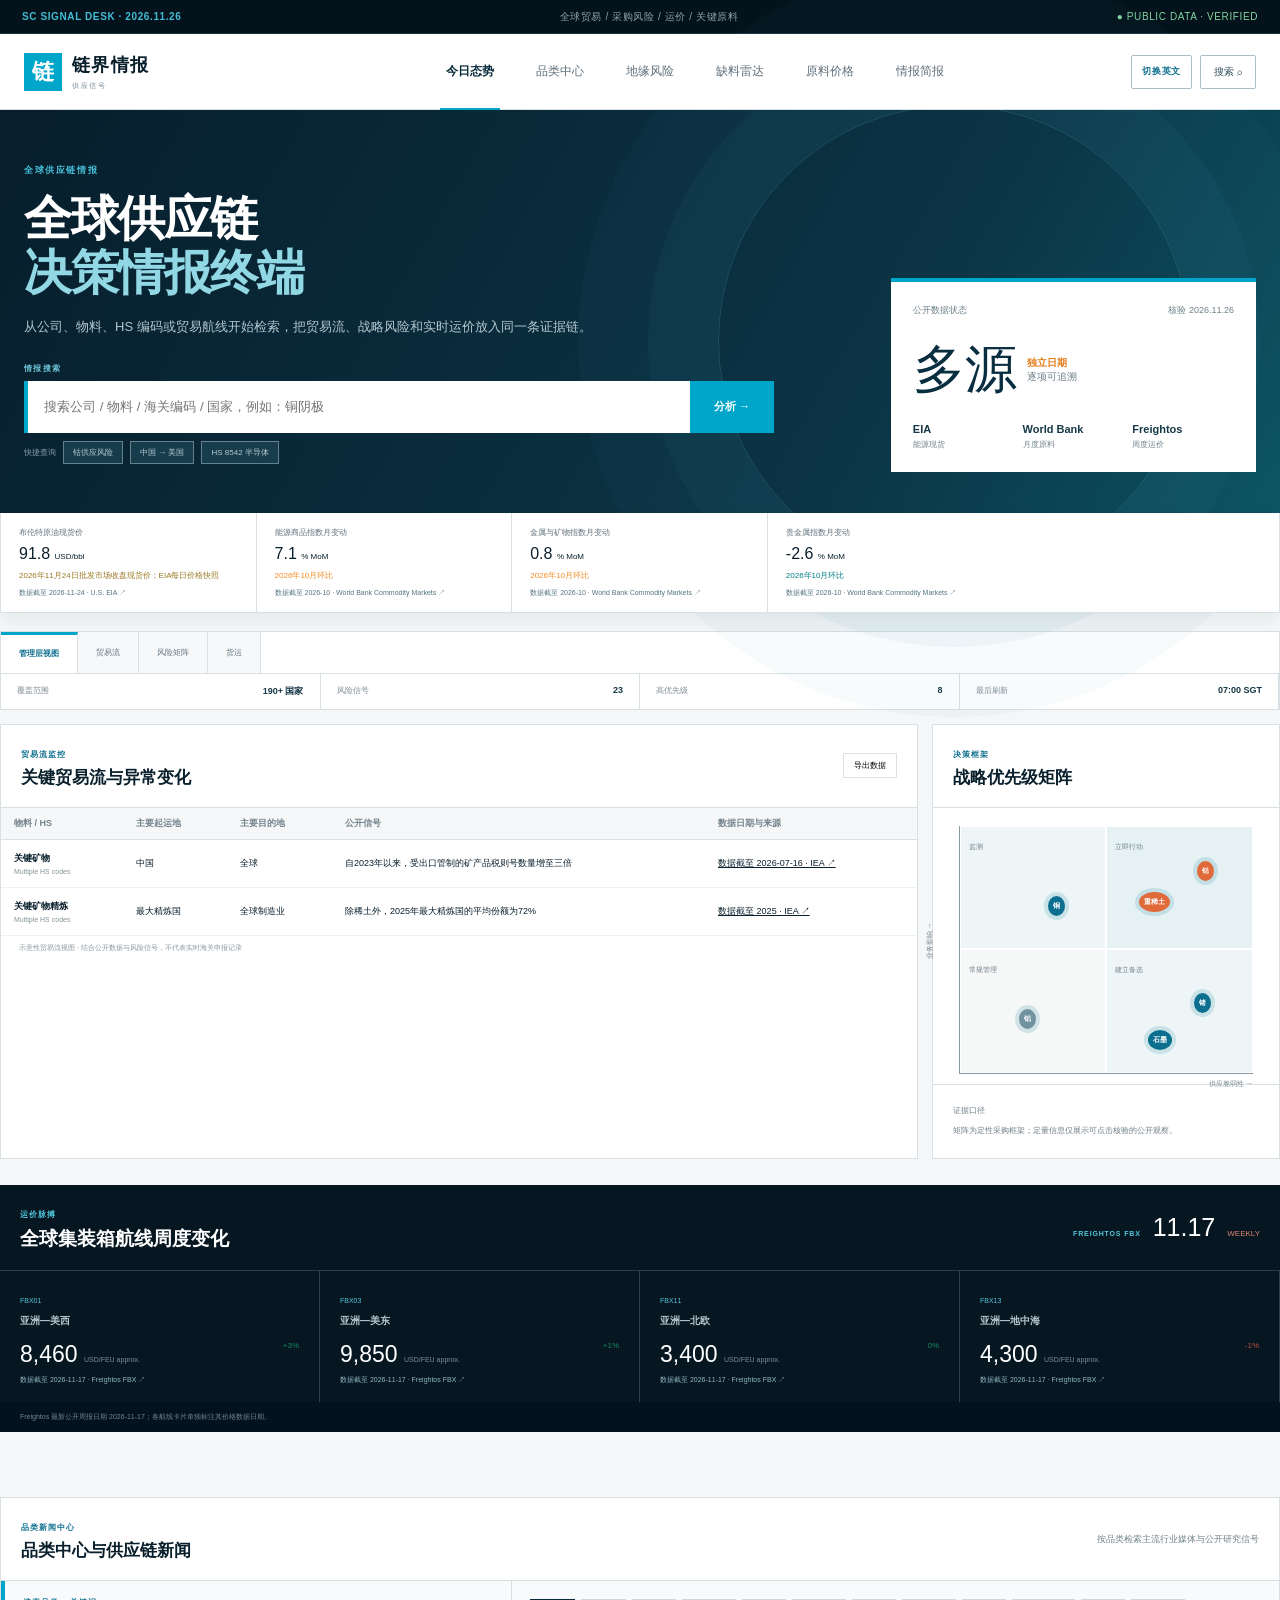
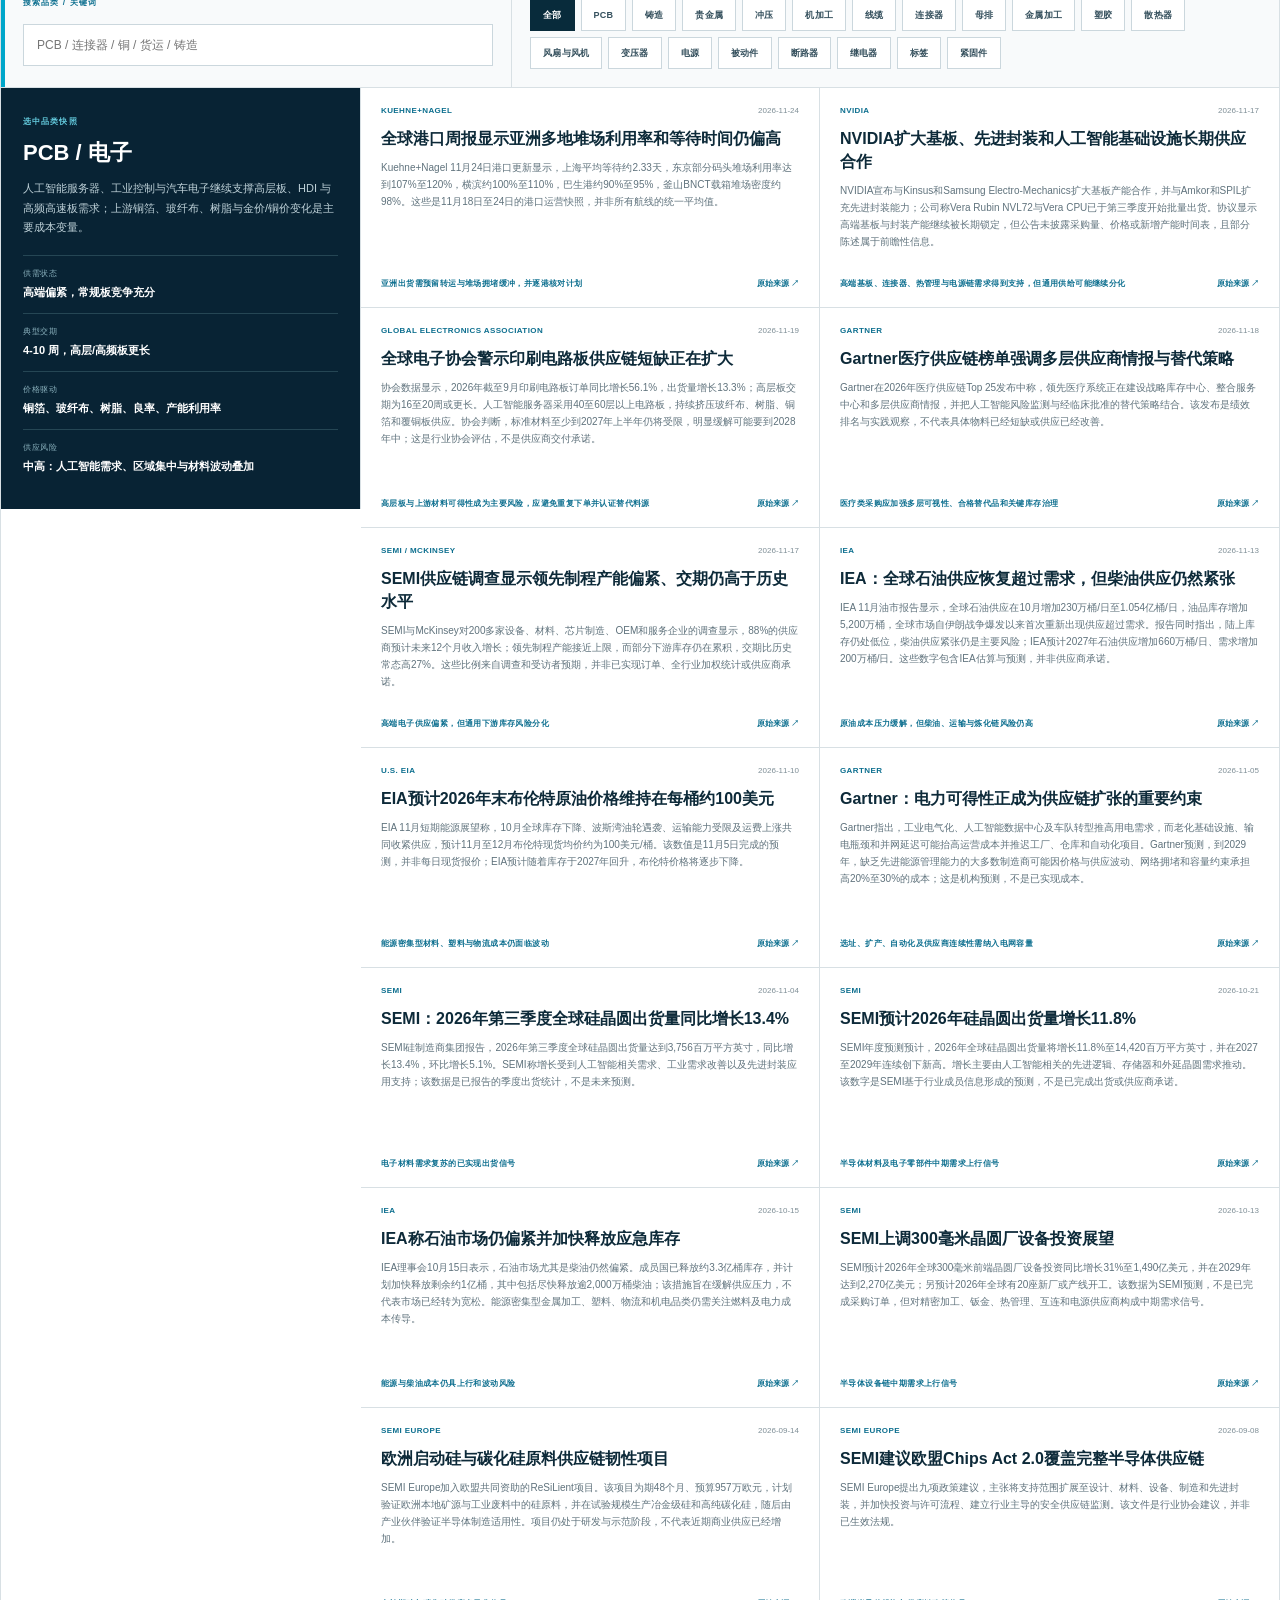
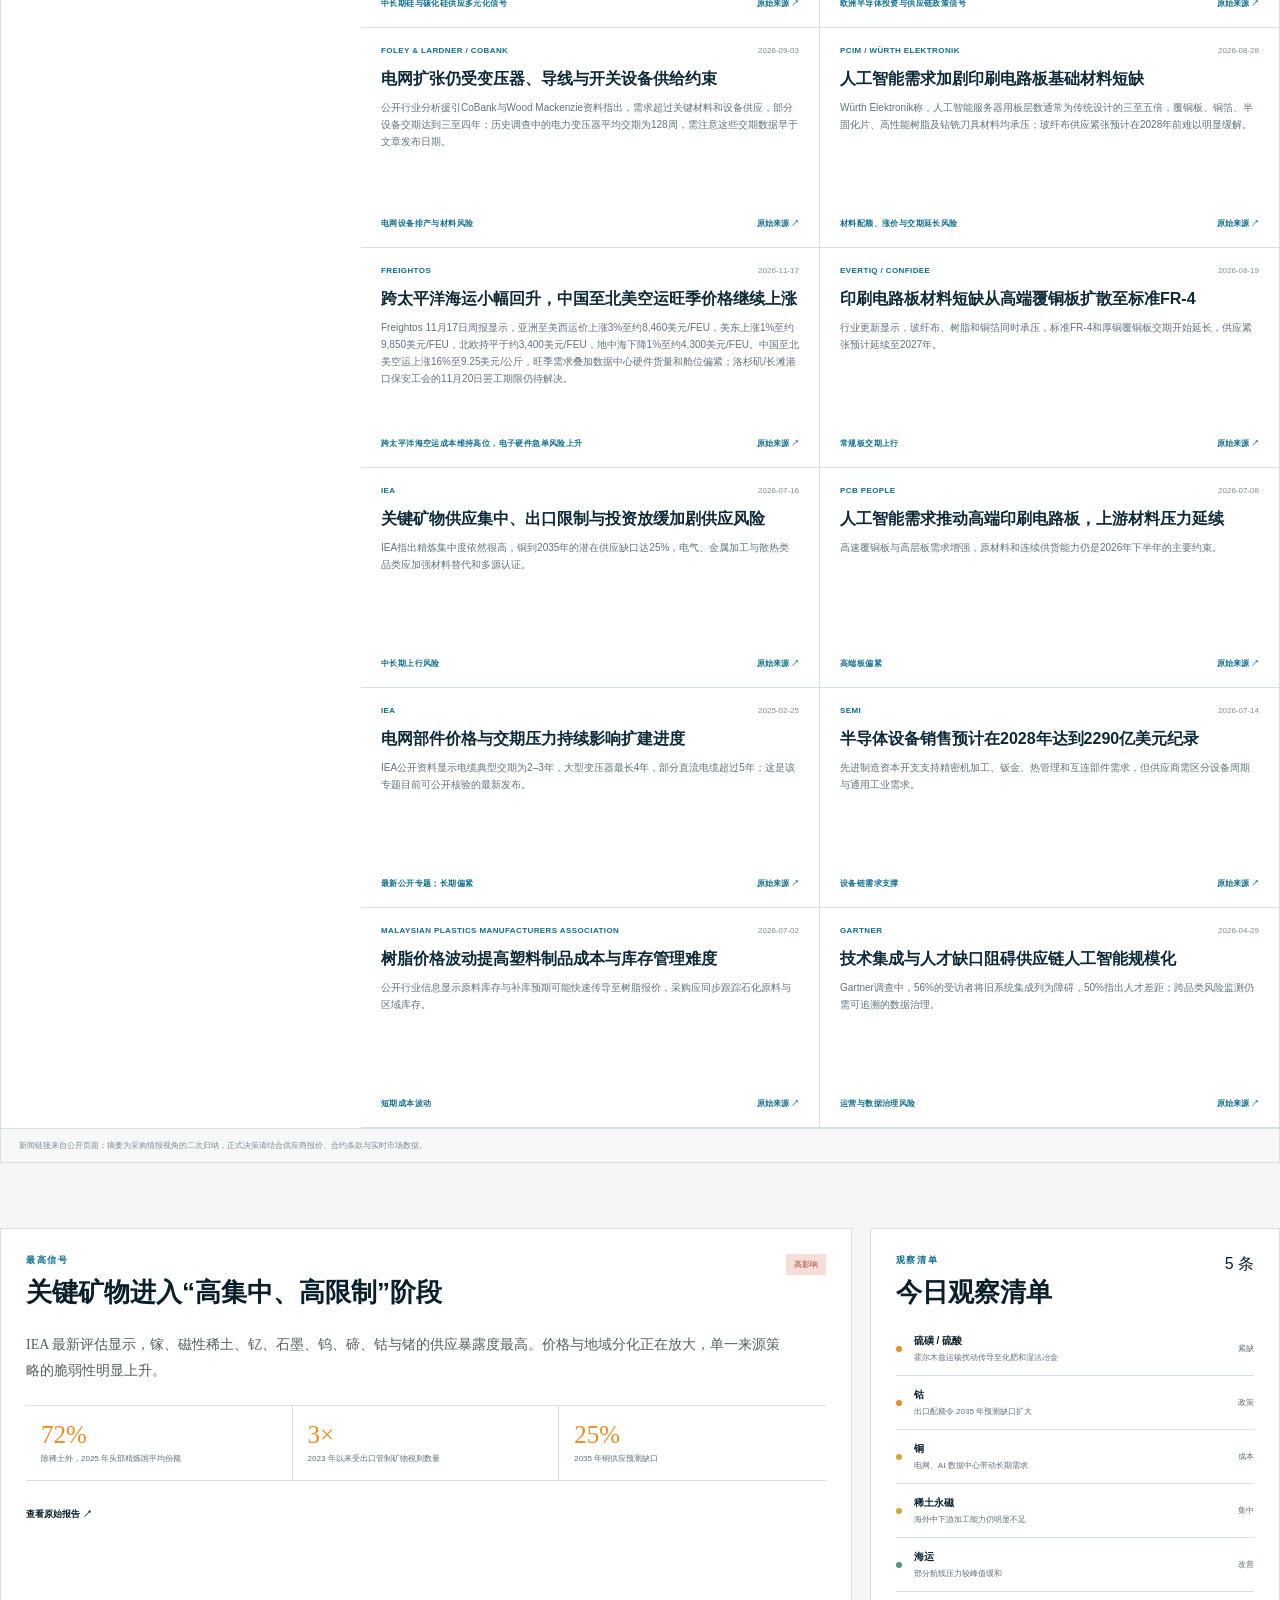
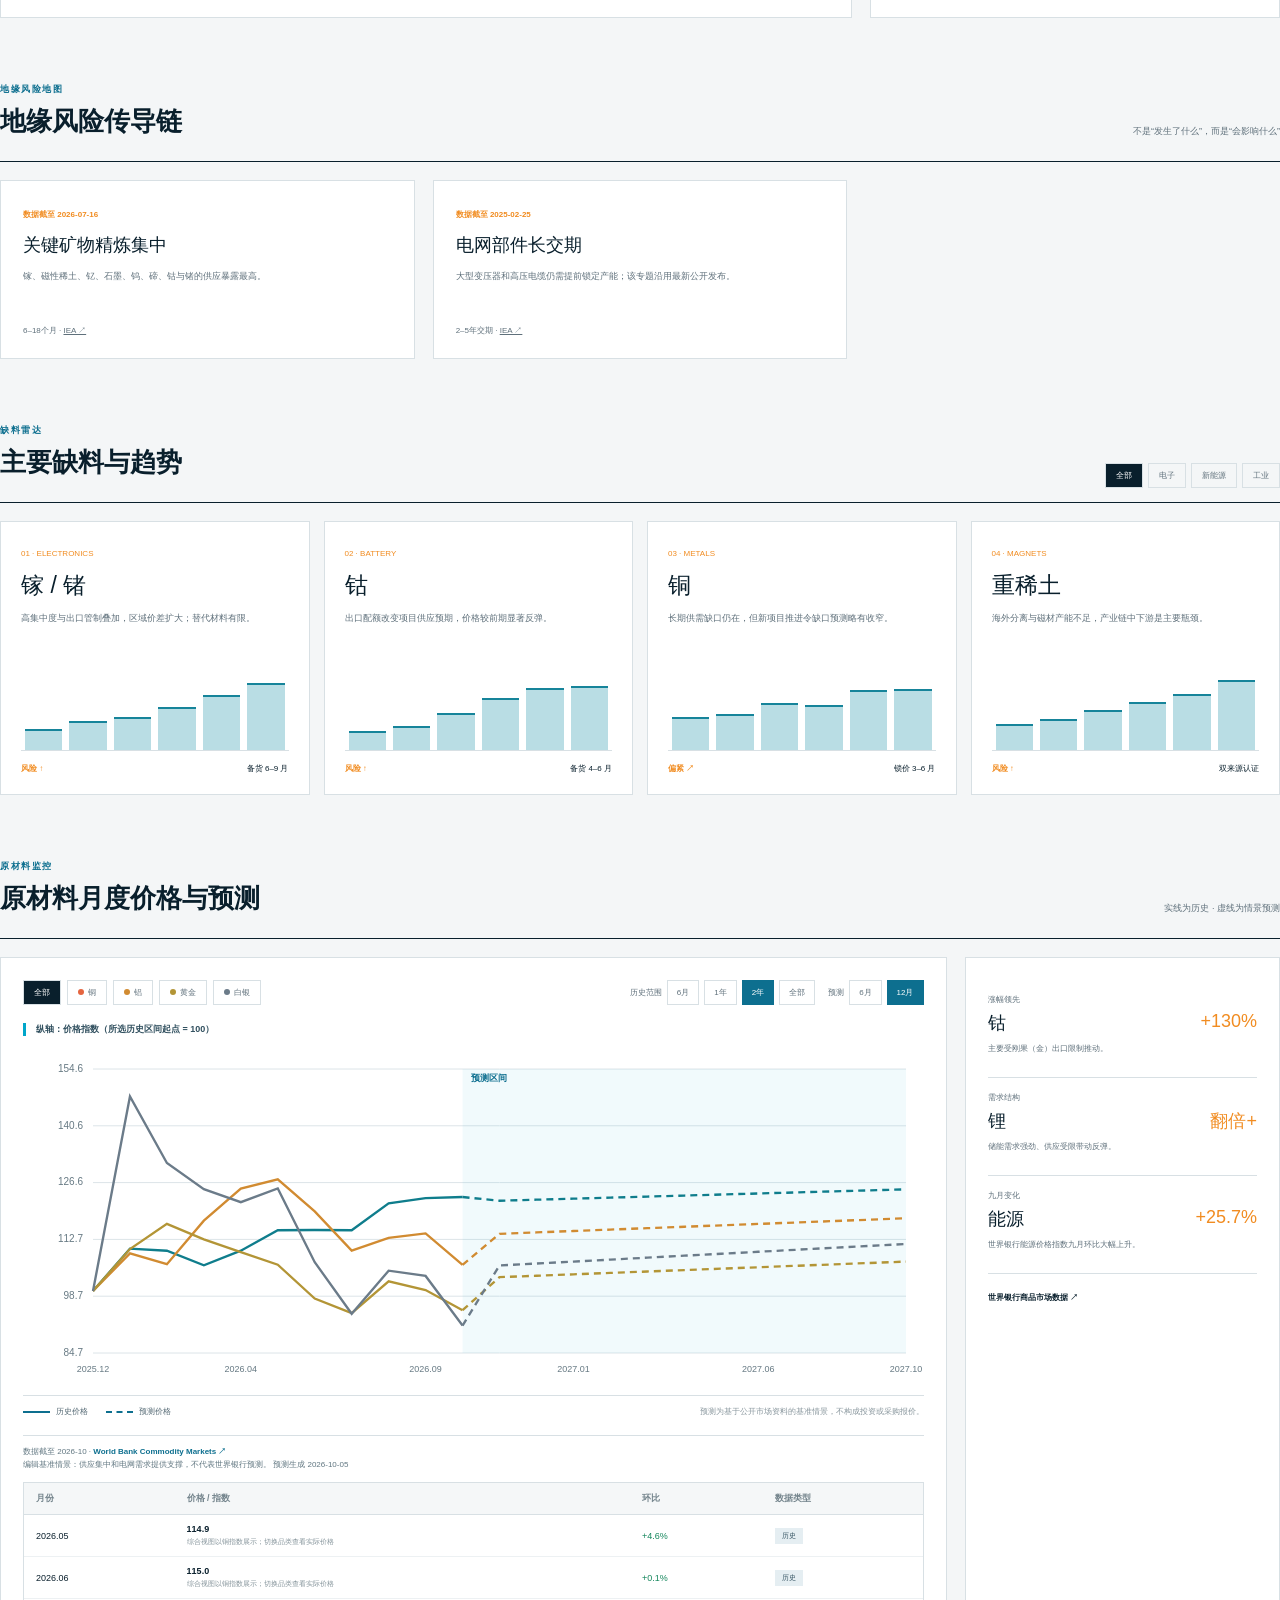
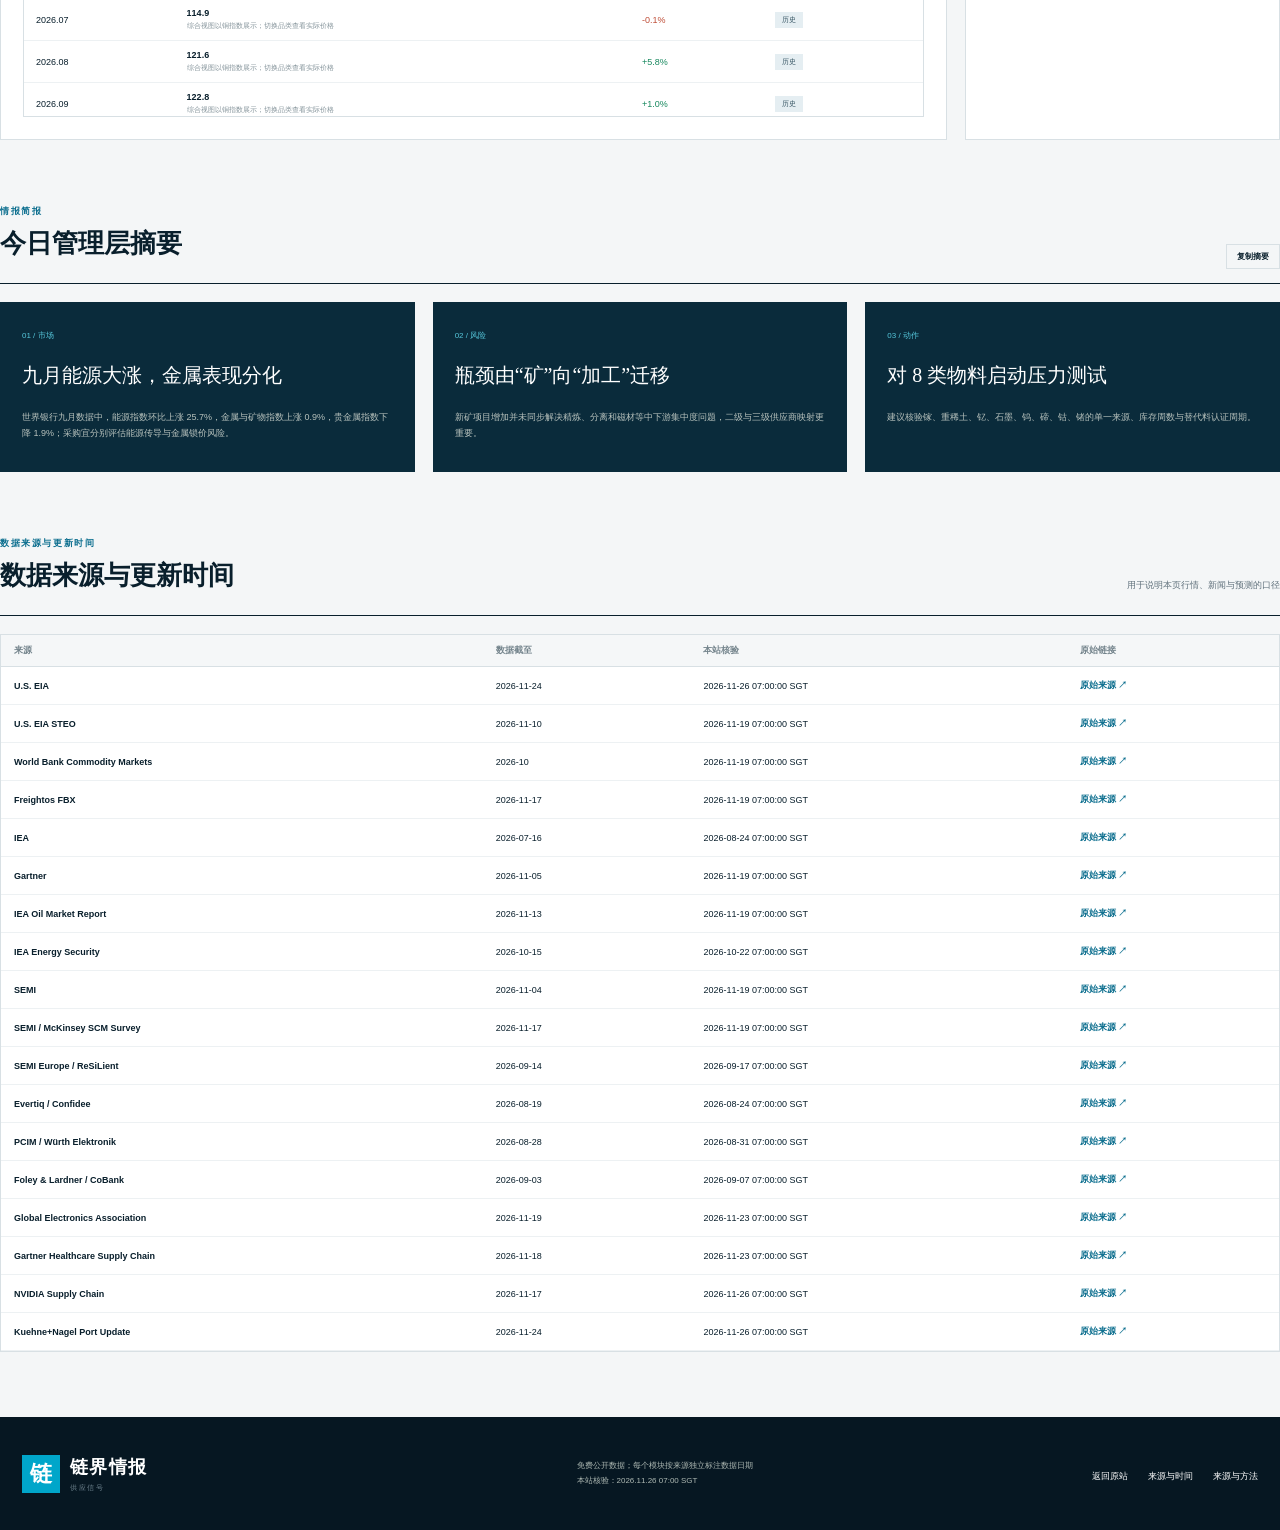
<file: supply-chain/index.html>
<!doctype html>
<html lang="zh-CN">
<head>
  <meta charset="utf-8">
  <meta name="viewport" content="width=device-width,initial-scale=1">
  <meta name="description" content="供应链市场、地缘政治、缺料风险与原材料价格情报看板">
  <meta property="og:title" content="链界情报｜全球供应链风险雷达">
  <meta property="og:description" content="在断点发生前，看见风险的方向。">
  <meta property="og:image" content="./og-v2.png">
  <meta name="twitter:card" content="summary_large_image">
  <title>链界情报｜全球供应链风险雷达</title>
  <link rel="stylesheet" href="./styles.css?v=20261126-1">
</head>
<body>
  <div class="topline"><span>SC SIGNAL DESK · 2026.11.26</span><p>全球贸易 / 采购风险 / 运价 / 关键原料</p><div class="live">● PUBLIC DATA · VERIFIED</div></div>
  <header>
    <a class="brand" href="#"><span class="brandmark">链</span><span><b>链界情报</b><small>SUPPLY SIGNALS</small></span></a>
    <nav aria-label="主导航">
      <button class="active" data-target="overview">今日态势</button><button data-target="categories">品类中心</button><button data-target="geopolitics">地缘风险</button><button data-target="shortage">缺料雷达</button><button data-target="materials">原料价格</button><button data-target="briefing">情报简报</button>
    </nav>
    <div class="header-actions"><button class="lang-toggle" type="button" data-lang-toggle aria-label="Switch language">EN</button><button class="search-open" aria-label="搜索">搜索 ⌕</button></div>
  </header>

  <main>
    <section class="hero" id="overview">
      <div>
        <p class="eyebrow">GLOBAL SUPPLY CHAIN INTELLIGENCE</p>
        <h1>全球供应链<br><em>决策情报终端</em></h1>
        <p class="lede">从公司、物料、HS 编码或贸易航线开始检索，把贸易流、战略风险和实时运价放入同一条证据链。</p>
        <div class="command-search"><label for="global-search">INTELLIGENCE SEARCH</label><div><input id="global-search" placeholder="搜索公司 / 物料 / HS 编码 / 国家，例如：Copper Cathodes"><button>分析 →</button></div><p><span>快捷查询</span><button>钴供应风险</button><button>中国 → 美国</button><button>HS 8542 半导体</button></p></div>
      </div>
      <div class="pulse-card">
        <div class="pulse-head"><span>公开数据状态</span><time>核验 2026.11.26</time></div>
        <div class="score"><strong>多源</strong><span><b>独立日期</b><br>逐项可追溯</span></div>
        <div class="pulse-factors"><span><b>EIA</b> 能源现货</span><span><b>World Bank</b> 月度原料</span><span><b>Freightos</b> 周度运价</span></div>
      </div>
    </section>

    <section class="ticker" id="marketTicker" aria-label="关键行情"></section>

    <section class="terminal-strip">
      <div class="terminal-tabs"><button class="active">EXECUTIVE VIEW</button><button>TRADE FLOWS</button><button>RISK MATRIX</button><button>FREIGHT</button></div>
      <div class="terminal-meta"><span>覆盖范围 <b>190+ 国家</b></span><span>风险信号 <b>23</b></span><span>高优先级 <b>8</b></span><span>最后刷新 <b>07:00 SGT</b></span></div>
    </section>

    <section class="intel-workbench">
      <article class="trade-panel">
        <div class="panel-heading"><div><span>TRADE FLOW MONITOR</span><h2>关键贸易流与异常变化</h2></div><button>导出数据</button></div>
        <div class="table-wrap"><table>
          <thead><tr><th>物料 / HS</th><th>主要起运地</th><th>主要目的地</th><th colspan="3">公开信号</th><th>数据日期与来源</th></tr></thead>
          <tbody id="tradeSignalRows"></tbody>
        </table></div>
        <p class="data-note">示意性贸易流视图 · 结合公开数据与风险信号，不代表实时海关申报记录</p>
      </article>
      <aside class="decision-panel">
        <div class="panel-heading"><div><span>DECISION FRAMEWORK</span><h2>战略优先级矩阵</h2></div></div>
        <div class="matrix">
          <span class="axis y">业务影响 →</span><span class="axis x">供应脆弱性 →</span>
          <div class="quadrant q1"><small>监测</small><b class="dot d1">铜</b></div>
          <div class="quadrant q2"><small>立即行动</small><b class="dot d2">钴</b><b class="dot d3">重稀土</b></div>
          <div class="quadrant q3"><small>常规管理</small><b class="dot d4">铝</b></div>
          <div class="quadrant q4"><small>建立备选</small><b class="dot d5">锗</b><b class="dot d6">石墨</b></div>
        </div>
        <div class="framework-score"><span>证据口径</span><p>矩阵为定性采购框架；定量信息仅展示可点击核验的公开观察。</p></div>
      </aside>
    </section>

    <section class="freight-deck">
      <div class="panel-heading light"><div><span>FREIGHT RATE PULSE</span><h2>全球集装箱航线周度变化</h2></div><div class="index-big"><span>FREIGHTOS FBX</span><b>11.17</b><em>WEEKLY</em></div></div>
      <div class="route-grid" id="freightLaneGrid"></div>
      <p id="freightNote"></p>
    </section>

    <section class="category-center" id="categories">
      <div class="category-shell">
        <div class="panel-heading category-heading"><div><span>CATEGORY NEWS CENTER</span><h2>品类中心与供应链新闻</h2></div><p>按品类检索主流行业媒体与公开研究信号</p></div>
        <div class="category-tools">
          <div class="category-search"><label for="category-search">搜索品类 / 关键词</label><input id="category-search" placeholder="PCB / connector / copper / freight / casting"></div>
          <div class="category-chips" aria-label="品类筛选">
            <button class="active" data-category-filter="all">全部</button><button data-category-filter="pcb">PCB</button><button data-category-filter="casting">铸造</button><button data-category-filter="precious-metal">贵金属</button><button data-category-filter="stamping">冲压</button><button data-category-filter="machining">机加工</button><button data-category-filter="cable-wire">线缆</button><button data-category-filter="connectors">连接器</button><button data-category-filter="busbar">母排</button><button data-category-filter="metal-fab">金属加工</button><button data-category-filter="plastics">塑胶</button><button data-category-filter="heatsink">散热器</button><button data-category-filter="fans-blowers">风扇与风机</button><button data-category-filter="transformer">变压器</button><button data-category-filter="power-supply">电源</button><button data-category-filter="passive">被动件</button><button data-category-filter="circuit-breaker">断路器</button><button data-category-filter="relay">继电器</button><button data-category-filter="labels">标签</button><button data-category-filter="fasteners">紧固件</button>
          </div>
        </div>
        <div class="category-layout">
          <aside class="category-profile">
            <span>SELECTED SNAPSHOT</span>
            <h3 id="categoryName">PCB / Electronics</h3>
            <p id="categorySummary">AI 服务器、工业控制与汽车电子继续支撑高层板、HDI 与高频高速板需求；上游铜箔、玻纤布、树脂与金价/铜价变化是主要成本变量。</p>
            <dl>
              <div><dt>供需状态</dt><dd id="categoryBalance">高端偏紧，常规板竞争充分</dd></div>
              <div><dt>典型交期</dt><dd id="categoryLeadtime">4-10 周，高层/高频板更长</dd></div>
              <div><dt>价格驱动</dt><dd id="categoryDrivers">铜箔、玻纤布、树脂、良率、产能利用率</dd></div>
              <div><dt>供应风险</dt><dd id="categoryRisk">中高：AI 需求、区域集中与材料波动叠加</dd></div>
            </dl>
          </aside>
          <div class="news-board" id="newsBoard"></div>
        </div>
        <p class="category-note">新闻链接来自公开页面；摘要为采购情报视角的二次归纳，正式决策请结合供应商报价、合约条款与实时市场数据。</p>
      </div>
    </section>

    <section class="grid-main">
      <article class="card lead-story">
        <div class="section-head"><div><p class="eyebrow">TOP SIGNAL</p><h2>关键矿物进入“高集中、高限制”阶段</h2></div><span class="severity high">高影响</span></div>
        <p class="story-copy">IEA 最新评估显示，镓、磁性稀土、钇、石墨、钨、碲、钴与锗的供应暴露度最高。价格与地域分化正在放大，单一来源策略的脆弱性明显上升。</p>
        <div class="story-points"><p><b>72%</b><span>除稀土外，2025 年头部精炼国平均份额</span></p><p><b>3×</b><span>2023 年以来受出口管制矿物税则数量</span></p><p><b>25%</b><span>2035 年铜供应预测缺口</span></p></div>
        <a href="https://www.iea.org/reports/global-critical-minerals-outlook-2026/executive-summary" target="_blank" rel="noreferrer">查看原始报告 ↗</a>
      </article>
      <aside class="card watchlist">
        <div class="section-head"><div><p class="eyebrow">WATCHLIST</p><h2>今日观察清单</h2></div><span>5 条</span></div>
        <ul>
          <li><i class="red"></i><div><b>硫磺 / 硫酸</b><span>霍尔木兹运输扰动传导至化肥和湿法冶金</span></div><em>紧缺</em></li>
          <li><i class="red"></i><div><b>钴</b><span>出口配额令 2035 年预测缺口扩大</span></div><em>政策</em></li>
          <li><i class="amber"></i><div><b>铜</b><span>电网、AI 数据中心带动长期需求</span></div><em>成本</em></li>
          <li><i class="amber"></i><div><b>稀土永磁</b><span>海外中下游加工能力仍明显不足</span></div><em>集中</em></li>
          <li><i class="green"></i><div><b>海运</b><span>部分航线压力较峰值缓和</span></div><em>改善</em></li>
        </ul>
      </aside>
    </section>

    <section class="section" id="geopolitics">
      <div class="section-title"><div><p class="eyebrow">GEOPOLITICAL MAP</p><h2>地缘风险传导链</h2></div><p>不是“发生了什么”，而是“会影响什么”</p></div>
      <div class="risk-lanes" id="riskLaneGrid">
        <article><span class="region">中东 · 能源与航运</span><b>霍尔木兹航线与能源设施扰动</b><p>原油 / 铝 / 硫磺 → 能源与酸成本 → 化肥、铜、锂、镍加工</p><div><i style="width:88%"></i></div><small>冲击强度 88 · 影响周期 1–3 个月</small></article>
        <article><span class="region">非洲 · 关键矿物</span><b>刚果（金）钴出口配额</b><p>钴中间品 → 正极材料 → 动力电池与储能供应</p><div><i style="width:79%"></i></div><small>冲击强度 79 · 影响周期 3–12 个月</small></article>
        <article><span class="region">亚洲 · 精炼与磁材</span><b>战略小金属出口限制扩大</b><p>镓 / 锗 / 稀土 / 石墨 → 半导体、光通信、永磁电机与国防</p><div><i style="width:84%"></i></div><small>冲击强度 84 · 影响周期 6–18 个月</small></article>
      </div>
    </section>

    <section class="section shortage" id="shortage">
      <div class="section-title"><div><p class="eyebrow">SHORTAGE RADAR</p><h2>主要缺料与趋势</h2></div><div class="filters"><button class="active" data-filter="all">全部</button><button data-filter="electronics">电子</button><button data-filter="energy">新能源</button><button data-filter="industrial">工业</button></div></div>
      <div class="shortage-grid" id="shortageGrid">
        <article data-cat="electronics"><span>01 · ELECTRONICS</span><h3>镓 / 锗</h3><p>高集中度与出口管制叠加，区域价差扩大；替代材料有限。</p><div class="trend"><i style="height:28%"></i><i style="height:38%"></i><i style="height:43%"></i><i style="height:56%"></i><i style="height:72%"></i><i style="height:88%"></i></div><footer><b>风险 ↑</b><em>备货 6–9 月</em></footer></article>
        <article data-cat="energy"><span>02 · BATTERY</span><h3>钴</h3><p>出口配额改变项目供应预期，价格较前期显著反弹。</p><div class="trend"><i style="height:25%"></i><i style="height:32%"></i><i style="height:49%"></i><i style="height:68%"></i><i style="height:81%"></i><i style="height:84%"></i></div><footer><b>风险 ↑</b><em>备货 4–6 月</em></footer></article>
        <article data-cat="industrial"><span>03 · METALS</span><h3>铜</h3><p>长期供需缺口仍在，但新项目推进令缺口预测略有收窄。</p><div class="trend"><i style="height:44%"></i><i style="height:48%"></i><i style="height:62%"></i><i style="height:59%"></i><i style="height:78%"></i><i style="height:80%"></i></div><footer><b>偏紧 ↗</b><em>锁价 3–6 月</em></footer></article>
        <article data-cat="electronics energy"><span>04 · MAGNETS</span><h3>重稀土</h3><p>海外分离与磁材产能不足，产业链中下游是主要瓶颈。</p><div class="trend"><i style="height:35%"></i><i style="height:41%"></i><i style="height:52%"></i><i style="height:63%"></i><i style="height:74%"></i><i style="height:91%"></i></div><footer><b>风险 ↑</b><em>双来源认证</em></footer></article>
      </div>
    </section>

    <section class="section" id="materials">
      <div class="section-title"><div><p class="eyebrow">MATERIAL MONITOR</p><h2>原材料月度价格与预测</h2></div><p>实线为历史 · 虚线为情景预测</p></div>
      <div class="material-board">
        <div class="chart-card">
          <div class="chart-toolbar">
            <div class="chart-legend"><button class="active" data-series="all">全部</button><button data-series="copper"><i class="copper"></i>铜</button><button data-series="aluminum"><i class="aluminum"></i>铝</button><button data-series="gold"><i class="gold"></i>黄金</button><button data-series="silver"><i class="silver"></i>白银</button></div>
            <div class="chart-controls"><span>历史范围</span><button data-range="6">6月</button><button data-range="12">1年</button><button class="active" data-range="24">2年</button><button data-range="36">全部</button><span>预测</span><button data-forecast="6">6月</button><button class="active" data-forecast="12">12月</button></div>
          </div>
          <div class="chart-unit" id="chartUnit">价格指数（区间起点 = 100）</div>
          <canvas id="trendChart" width="920" height="350" aria-label="原材料月度价格及未来十二个月预测趋势图"></canvas>
          <div class="forecast-key"><span><i class="history-line"></i>历史价格</span><span><i class="forecast-line"></i>预测价格</span><em>预测为基于公开市场资料的基准情景，不构成投资或采购报价。</em></div>
          <p class="chart-source" id="materialMeta"></p>
          <div class="monthly-table-wrap"><table class="monthly-table"><thead><tr><th>月份</th><th>价格 / 指数</th><th>环比</th><th>数据类型</th></tr></thead><tbody id="monthlyRows"></tbody></table></div>
        </div>
        <div class="material-notes">
          <article><span>涨幅领先</span><b>钴 <em>+130%</em></b><p>主要受刚果（金）出口限制推动。</p></article>
          <article><span>需求结构</span><b>锂 <em>翻倍+</em></b><p>储能需求强劲、供应受限带动反弹。</p></article>
          <article><span>九月变化</span><b>能源 <em>+25.7%</em></b><p>世界银行能源价格指数九月环比大幅上升。</p></article>
          <a href="https://thedocs.worldbank.org/en/doc/74e8be41ceb20fa0da750cda2f6b9e4e-0050012026/related/CMO-Historical-Data-Monthly.xlsx" target="_blank" rel="noreferrer">世界银行商品市场数据 ↗</a>
        </div>
      </div>
    </section>

    <section class="section" id="briefing">
      <div class="section-title"><div><p class="eyebrow">INTELLIGENCE BRIEF</p><h2>今日管理层摘要</h2></div><button class="copy-brief">复制摘要</button></div>
      <div class="brief-grid">
        <article><span>01 / 市场</span><h3>九月能源大涨，金属表现分化</h3><p>世界银行九月数据中，能源指数环比上涨 25.7%，金属与矿物指数上涨 0.9%，贵金属指数下降 1.9%；采购宜分别评估能源传导与金属锁价风险。</p></article>
        <article><span>02 / 风险</span><h3>瓶颈由“矿”向“加工”迁移</h3><p>新矿项目增加并未同步解决精炼、分离和磁材等中下游集中度问题，二级与三级供应商映射更重要。</p></article>
        <article><span>03 / 动作</span><h3>对 8 类物料启动压力测试</h3><p>建议核验镓、重稀土、钇、石墨、钨、碲、钴、锗的单一来源、库存周数与替代料认证周期。</p></article>
      </div>
    </section>

    <section class="source-panel section" id="sources">
      <div class="section-title"><div><p class="eyebrow">SOURCE & TIMESTAMP</p><h2>数据来源与更新时间</h2></div><p>用于说明本页行情、新闻与预测的口径</p></div>
      <div class="table-wrap source-table"><table><thead><tr><th>来源</th><th>数据截至</th><th>本站核验</th><th>原始链接</th></tr></thead><tbody id="sourceRegistry"></tbody></table></div>
    </section>
  </main>

  <footer class="site-footer"><div class="brand"><span class="brandmark">链</span><span><b>链界情报</b><small>SUPPLY SIGNALS</small></span></div><p>免费公开数据；每个模块按来源独立标注数据日期<br>本站核验：2026.11.26 07:00 SGT</p><div><a href="../">返回原站</a><a href="#sources">来源与时间</a><a href="https://www.iea.org/reports/global-critical-minerals-outlook-2026" target="_blank" rel="noreferrer">来源与方法</a></div></footer>
  <div class="toast" role="status">摘要已复制</div>
  <script src="./data.js?v=20261126-1"></script>
  <script src="./app.js?v=20261126-1"></script>
</body>
</html>
</file>
<file: supply-chain/styles.css>
:root{--ink:#13251f;--paper:#f3f0e7;--card:#fffdf7;--lime:#bedb52;--orange:#e5653f;--teal:#1b6c5c;--muted:#6c756f;--line:#d8d4c8}*{box-sizing:border-box}html{scroll-behavior:smooth}body{margin:0;background:var(--paper);color:var(--ink);font-family:Arial,"PingFang SC","Microsoft YaHei",sans-serif}button{font:inherit;cursor:pointer}a{color:inherit}.topline{height:34px;padding:0 max(22px,calc((100vw - 1260px)/2));background:var(--ink);color:#cbd3cf;display:flex;align-items:center;font-size:10px;letter-spacing:.06em}.topline>span{color:var(--lime);font-weight:700}.topline p{margin:auto}.live{color:#82c69b}header{height:76px;max-width:1320px;margin:auto;padding:0 30px;display:flex;align-items:center;border-bottom:1px solid var(--line);position:sticky;top:0;background:rgba(243,240,231,.96);backdrop-filter:blur(12px);z-index:20}.brand{display:flex;align-items:center;gap:10px;text-decoration:none;min-width:235px}.brandmark{width:38px;height:38px;border:1px solid var(--ink);display:grid;place-items:center;font:700 22px Georgia,serif}.brand b{font:700 20px Georgia,serif;letter-spacing:.08em}.brand small{display:block;font-size:7px;letter-spacing:.22em;color:var(--muted);margin-top:4px}nav{display:flex;gap:30px;margin:auto}nav button{height:76px;border:0;border-bottom:2px solid transparent;background:none;color:var(--muted);font-size:12px}nav button.active{color:var(--ink);border-color:var(--orange);font-weight:700}.search-open{width:34px;height:34px;border:1px solid var(--line);border-radius:50%;background:transparent;font-size:19px}main{overflow:hidden}.hero{max-width:1260px;margin:60px auto 36px;display:grid;grid-template-columns:1.25fr .75fr;gap:70px;align-items:end}.eyebrow{margin:0;color:var(--orange);font-size:9px;font-weight:800;letter-spacing:.18em}h1{font:52px/1.15 Georgia,"Songti SC",serif;margin:15px 0}h1 em{font-style:normal;color:var(--orange)}.lede{max-width:600px;color:#53615b;font:14px/1.8 Georgia,serif}.pulse-card{background:var(--ink);color:white;padding:24px;box-shadow:7px 7px 0 #d7d0c1}.pulse-head{display:flex;justify-content:space-between;font-size:9px;color:#aeb9b3}.score{display:flex;align-items:center;gap:10px;margin:18px 0 10px}.score strong{font:52px Georgia,serif}.score span{font-size:10px;color:#aeb9b3}.score b{color:var(--lime)}.meter{height:6px;background:#34463e}.meter i{display:block;height:100%;background:linear-gradient(90deg,var(--lime),var(--orange))}.pulse-factors{display:grid;grid-template-columns:repeat(3,1fr);gap:8px;margin-top:18px}.pulse-factors span{font-size:8px;color:#aeb9b3}.pulse-factors b{display:block;color:white;font-size:11px;margin-bottom:4px}.ticker{max-width:1260px;margin:auto;display:grid;grid-template-columns:repeat(5,1fr);border:1px solid var(--line);background:var(--card)}.ticker article{padding:16px 18px;border-right:1px solid var(--line)}.ticker article:last-child{border:0}.ticker span,.ticker b,.ticker i{display:block}.ticker span{font-size:8px;color:var(--muted)}.ticker b{font:18px Georgia,serif;margin:7px 0}.ticker i{font-size:8px;font-style:normal}.up{color:var(--orange)}.down{color:var(--teal)}.warn{color:#9b7924}.grid-main{max-width:1260px;margin:18px auto 58px;display:grid;grid-template-columns:1.35fr .65fr;gap:18px}.card{background:var(--card);border:1px solid var(--line);padding:25px}.section-head,.section-title{display:flex;justify-content:space-between;align-items:flex-start}.section-head h2,.section-title h2{font:26px Georgia,serif;margin:8px 0}.severity{font-size:8px;padding:5px 8px;background:#f4ddd5;color:#a94428}.story-copy{font:14px/1.8 Georgia,serif;color:#53615b;max-width:760px}.story-points{display:grid;grid-template-columns:repeat(3,1fr);border-top:1px solid var(--line);border-bottom:1px solid var(--line);margin:22px 0}.story-points p{padding:15px;border-right:1px solid var(--line);margin:0}.story-points p:last-child{border:0}.story-points b,.story-points span{display:block}.story-points b{font:25px Georgia,serif;color:var(--orange)}.story-points span{font-size:8px;color:var(--muted);line-height:1.5;margin-top:4px}.lead-story>a{font-size:9px;font-weight:700;text-decoration:none}.watchlist ul{list-style:none;padding:0;margin:4px 0 0}.watchlist li{display:grid;grid-template-columns:8px 1fr auto;gap:10px;align-items:center;border-bottom:1px solid var(--line);padding:12px 0}.watchlist li>i{width:6px;height:6px;border-radius:50%}.red{background:var(--orange)}.amber{background:#d1a730}.green{background:#4e9875}.watchlist li b,.watchlist li span{display:block;font-size:10px}.watchlist li span{color:var(--muted);font-size:8px;margin-top:4px}.watchlist em{font-size:8px;font-style:normal;color:var(--muted)}.section{max-width:1260px;margin:65px auto}.section-title{border-bottom:1px solid var(--ink);padding-bottom:14px;align-items:end}.section-title>p{font-size:9px;color:var(--muted)}.risk-lanes{display:grid;grid-template-columns:repeat(3,1fr);gap:18px;margin-top:18px}.risk-lanes article{background:var(--card);border:1px solid var(--line);padding:22px}.region{font-size:8px;color:var(--orange);font-weight:700}.risk-lanes b{display:block;font:18px Georgia,serif;margin:12px 0}.risk-lanes p{min-height:47px;font-size:9px;color:var(--muted);line-height:1.7}.risk-lanes article>div{height:5px;background:#e4e0d6}.risk-lanes i{display:block;height:100%;background:var(--orange)}.risk-lanes small{display:block;font-size:8px;color:var(--muted);margin-top:9px}.filters{display:flex;gap:5px}.filters button,.chart-legend button,.copy-brief{border:1px solid var(--line);background:transparent;padding:6px 10px;font-size:8px;color:var(--muted)}.filters button.active,.chart-legend button.active{background:var(--ink);color:white}.shortage-grid{display:grid;grid-template-columns:repeat(4,1fr);gap:14px;margin-top:18px}.shortage-grid article{background:var(--card);border:1px solid var(--line);padding:20px;transition:.2s}.shortage-grid article.hidden{display:none}.shortage-grid span{font-size:8px;color:var(--orange)}.shortage-grid h3{font:23px Georgia,serif;margin:10px 0}.shortage-grid p{height:53px;font-size:9px;line-height:1.65;color:var(--muted)}.trend{height:78px;display:flex;align-items:end;gap:7px;border-bottom:1px solid var(--line);padding:0 4px}.trend i{flex:1;background:#d7e5a6;border-top:2px solid #718c21}.shortage-grid footer{display:flex;justify-content:space-between;margin-top:12px}.shortage-grid footer b,.shortage-grid footer em{font-size:8px;font-style:normal}.shortage-grid footer b{color:var(--orange)}.material-board{display:grid;grid-template-columns:1.5fr .5fr;gap:18px;margin-top:18px}.chart-card,.material-notes{background:var(--card);border:1px solid var(--line);padding:22px}.chart-legend{display:flex;gap:6px}.chart-legend i{display:inline-block;width:6px;height:6px;border-radius:50%;margin-right:4px}.chart-legend .copper{background:#e5653f}.chart-legend .lithium{background:#7da241}.chart-legend .cobalt{background:#596f9d}.chart-legend .energy{background:#b19443}canvas{width:100%;height:310px;margin-top:14px}.axis-labels{display:flex;justify-content:space-between;font-size:8px;color:var(--muted)}.material-notes article{padding:14px 0;border-bottom:1px solid var(--line)}.material-notes span,.material-notes b{display:block}.material-notes span{font-size:8px;color:var(--muted)}.material-notes b{font:18px Georgia,serif;margin:6px 0}.material-notes em{font-style:normal;color:var(--orange);float:right}.material-notes p{font-size:8px;color:var(--muted);line-height:1.5}.material-notes a{display:block;font-size:8px;font-weight:700;margin-top:18px;text-decoration:none}.copy-brief{color:var(--ink);font-weight:700}.brief-grid{display:grid;grid-template-columns:repeat(3,1fr);gap:18px;margin-top:18px}.brief-grid article{padding:22px;background:var(--ink);color:white}.brief-grid span{font-size:8px;color:var(--lime)}.brief-grid h3{font:20px Georgia,serif}.brief-grid p{font-size:9px;line-height:1.8;color:#b8c2bd}.site-footer{background:var(--ink);color:white;padding:34px max(22px,calc((100vw - 1260px)/2));display:flex;align-items:center;justify-content:space-between}.site-footer .brandmark{border-color:white}.site-footer p{font-size:8px;color:#aeb9b3;line-height:1.8}.site-footer a{font-size:9px;text-decoration:none;margin-left:20px}.toast{position:fixed;bottom:25px;left:50%;transform:translate(-50%,20px);background:var(--ink);color:white;padding:10px 18px;font-size:10px;opacity:0;pointer-events:none;transition:.25s}.toast.show{opacity:1;transform:translate(-50%,0)}
@media(max-width:900px){.topline p{display:none}header{height:auto;min-height:72px;padding:10px 18px;flex-wrap:wrap}.brand{min-width:auto}nav{order:3;width:100%;overflow:auto;justify-content:flex-start;gap:20px}nav button{height:42px;white-space:nowrap}.search-open{margin-left:auto}.hero,.grid-main,.section{margin-left:18px;margin-right:18px}.hero,.grid-main,.material-board{grid-template-columns:1fr}.hero{gap:24px;margin-top:38px}h1{font-size:40px}.ticker{margin:0 18px;grid-template-columns:1fr 1fr}.ticker article:nth-child(2n){border-right:0}.risk-lanes,.brief-grid{grid-template-columns:1fr}.shortage-grid{grid-template-columns:1fr 1fr}.material-notes{display:grid;grid-template-columns:repeat(3,1fr);gap:15px}.site-footer{padding:30px 18px}.pulse-factors{grid-template-columns:1fr 1fr 1fr}}
@media(max-width:560px){.topline{justify-content:space-between}.hero{margin-top:28px}h1{font-size:35px}.ticker,.shortage-grid{grid-template-columns:1fr}.ticker article{border-right:0;border-bottom:1px solid var(--line)}.story-points{grid-template-columns:1fr}.story-points p{border-right:0;border-bottom:1px solid var(--line)}.section-title{align-items:flex-start;gap:12px;flex-direction:column}.material-notes{grid-template-columns:1fr}.chart-legend{overflow:auto}.site-footer{display:block}.site-footer p{margin:22px 0}.site-footer a{margin:0 16px 0 0}}
.datum-source{display:block;margin-top:7px;font-size:7px;color:#537481;text-decoration:none;line-height:1.4}.datum-source.dark{color:#91b7c4}.ticker small{font-size:8px;font-weight:400}.source-table{margin-top:18px;background:#fff;border:1px solid var(--line)}.source-table a{color:var(--blue2);font-weight:700;text-decoration:none}
.chart-legend .aluminum{background:#d18b31}.chart-legend .gold{background:#b39536}.chart-legend .silver{background:#6b7b89}.news-impact{font-size:8px;color:var(--blue2);font-weight:700}
.chart-source{font-size:8px;line-height:1.6;color:#607680;border-top:1px solid var(--line);padding-top:10px}.chart-source a{color:var(--blue2);font-weight:700;text-decoration:none}

/* Supply Signals Intelligence System */
:root{--ink:#091f2c;--navy:#061722;--blue:#00a6ca;--blue2:#0d6f8f;--paper:#f4f6f7;--card:#fff;--lime:#91c83e;--orange:#f18c21;--teal:#007d8a;--muted:#5f707b;--line:#d8e0e4}
body{background:var(--paper);font-family:Inter,Arial,"PingFang SC","Microsoft YaHei",sans-serif}.topline{background:#03121b;color:#8fa3af;border-bottom:1px solid #19333f}.topline>span{color:#42bdd5}.topline .live{color:#82d49f}header{max-width:none;padding:0 max(24px,calc((100% - 1380px)/2));background:rgba(255,255,255,.98);border-color:#d6e0e5}.brandmark{background:var(--blue);border:0;color:#fff}.brand b{font-family:Arial,"PingFang SC",sans-serif;font-size:18px}.brand small{color:#708590}.search-open{width:auto;border-radius:2px;padding:0 13px;font-size:10px;border-color:#aebdc5;color:#31505f}nav button.active{border-color:var(--blue);color:#072b3c}.hero{max-width:none;margin:0;padding:54px max(24px,calc((100% - 1380px)/2)) 42px;background:linear-gradient(120deg,#071e2c 0%,#0b3445 68%,#0b5260 100%);color:white;grid-template-columns:1.2fr .55fr}.hero:after{content:"";position:absolute;width:470px;height:470px;border:1px solid #5aa2af40;border-radius:50%;right:7%;top:105px;box-shadow:0 0 0 70px #4595a710,0 0 0 140px #4595a70a;pointer-events:none}.hero>div{position:relative;z-index:1}.hero .eyebrow{color:#47bfd7}.hero h1{font:600 48px/1.12 Arial,"PingFang SC",sans-serif;letter-spacing:-.03em}.hero h1 em{color:#91d7e4}.hero .lede{color:#b4c7cf;font-family:Arial,"PingFang SC",sans-serif;font-size:13px;max-width:680px}.pulse-card{background:#fff;color:var(--ink);box-shadow:none;border-top:4px solid var(--blue);padding:22px}.pulse-head{color:#6a7f89}.score strong{font-family:Arial,sans-serif;font-weight:300;color:#082e40}.score span{color:#70818a}.score b{color:#e27b16}.meter{background:#dfe7ea}.meter i{background:linear-gradient(90deg,#58b8c9,#f18c21)}.pulse-factors span{color:#71838c}.pulse-factors b{color:#173947}.command-search{margin-top:25px;max-width:750px}.command-search label{display:block;color:#6fc9db;font-size:8px;letter-spacing:.16em;font-weight:700;margin-bottom:7px}.command-search>div{display:flex;height:52px;background:#fff;border-left:4px solid var(--blue)}.command-search input{flex:1;min-width:0;border:0;outline:0;padding:0 16px;color:#1c3b48}.command-search>div button{border:0;background:var(--blue);color:white;padding:0 24px;font-size:11px;font-weight:700}.command-search p{display:flex;align-items:center;gap:7px;font-size:8px;color:#87a1ad}.command-search p button{border:1px solid #64808d;background:#173d4d;color:#b8cbd3;padding:5px 9px}.ticker{max-width:1380px;margin-top:-1px;border-top:0;position:relative;z-index:2;box-shadow:0 7px 18px #0b2b3a10}.ticker article{padding:14px 18px}.ticker b{font-family:Arial,sans-serif;font-size:16px}.terminal-strip{max-width:1380px;margin:18px auto 0;background:white;border:1px solid var(--line)}.terminal-tabs{height:42px;display:flex;border-bottom:1px solid var(--line)}.terminal-tabs button{border:0;border-right:1px solid var(--line);background:#f6f8f9;padding:0 18px;font-size:8px;color:#647781}.terminal-tabs button.active{background:white;color:var(--blue2);font-weight:700;border-top:3px solid var(--blue)}.terminal-meta{display:grid;grid-template-columns:repeat(4,1fr)}.terminal-meta span{padding:11px 16px;border-right:1px solid var(--line);font-size:8px;color:#7b8b93}.terminal-meta b{float:right;color:#173947;font-size:9px}.intel-workbench{max-width:1380px;margin:14px auto 26px;display:grid;grid-template-columns:1.45fr .55fr;gap:14px}.trade-panel,.decision-panel{background:white;border:1px solid var(--line)}.panel-heading{display:flex;justify-content:space-between;align-items:center;padding:18px 20px;border-bottom:1px solid var(--line)}.panel-heading span{font-size:8px;color:var(--blue2);letter-spacing:.12em;font-weight:700}.panel-heading h2{font-size:17px;margin:5px 0 0}.panel-heading button{border:1px solid var(--line);background:white;padding:6px 10px;font-size:8px}.table-wrap{overflow:auto}table{width:100%;border-collapse:collapse;font-size:9px}th{text-align:left;color:#74848c;background:#f5f7f8;font-weight:600;padding:9px 13px;border-bottom:1px solid var(--line)}td{padding:12px 13px;border-bottom:1px solid #edf1f3;white-space:nowrap}td b,td small{display:block}td small{font-size:7px;color:#84939a;margin-top:3px}.pos{color:#17885e}.neg{color:#bf4e38}.bar{display:inline-block;width:50px;height:4px;background:#e5eaed;margin-right:5px;vertical-align:middle}.bar em{display:block;height:100%;background:var(--blue)}.tag{padding:3px 6px;font-size:7px}.tag.danger{background:#f8dfdb;color:#9b3728}.tag.alert{background:#fff0d8;color:#9c6319}.tag.stable{background:#dcefe7;color:#247151}.data-note{font-size:7px;color:#87959c;padding:0 18px}.matrix{height:248px;margin:18px 26px 10px;display:grid;grid-template-columns:1fr 1fr;position:relative;border-left:1px solid #8798a0;border-bottom:1px solid #8798a0}.quadrant{position:relative;padding:8px;border:1px solid white}.q1,.q4{background:#edf5f6}.q2{background:#e6f1f3}.q3{background:#f6f7f7}.quadrant small{font-size:7px;color:#72838b}.axis{position:absolute;font-size:7px;color:#75858d}.axis.y{transform:rotate(-90deg);left:-48px;top:110px}.axis.x{bottom:-16px;right:0}.dot{position:absolute;font-size:7px;color:white;background:var(--blue2);padding:5px;border-radius:50%;box-shadow:0 0 0 4px #0c789128}.d1{left:60%;top:57%}.d2{left:62%;top:28%;background:#e16a3a}.d3{left:22%;top:54%;background:#e16a3a}.d4{left:40%;top:48%;background:#7292a0}.d5{left:60%;top:35%}.d6{left:28%;top:66%}.framework-score{border-top:1px solid var(--line);padding:14px 20px}.framework-score span{font-size:8px;color:#6d7e87}.framework-score strong{float:right;font-size:25px;font-weight:300;color:var(--blue2)}.framework-score strong small{font-size:8px}.framework-score p{font-size:8px;color:#6b7d85}.freight-deck{max-width:1380px;margin:0 auto 65px;background:var(--navy);color:white}.panel-heading.light{border-color:#29414d}.panel-heading.light span{color:#52c8de}.panel-heading.light h2{font-size:19px}.index-big{text-align:right}.index-big span,.index-big b,.index-big em{display:inline-block;margin-left:12px}.index-big span{font-size:7px;color:#8ca0a9}.index-big b{font-size:25px;font-weight:300}.index-big em{font-size:8px;color:#e08370;font-style:normal}.route-grid{display:grid;grid-template-columns:repeat(4,1fr)}.route-grid article{padding:18px 20px;border-right:1px solid #29414d}.route-grid article>span{font-size:7px;color:#53c4d9}.route-grid h3{font-size:10px;color:#b7c6cd;margin:7px 0 13px}.route-grid b{font-size:23px;font-weight:300}.route-grid b small{font-size:7px;color:#79909b}.route-grid em{float:right;font-size:8px;font-style:normal}.mini-line{height:34px;margin-top:13px;background:linear-gradient(165deg,transparent 0 12%,#1d6e83 13% 15%,transparent 16% 28%,#1d6e83 29% 31%,transparent 32% 45%,#1d6e83 46% 48%,transparent 49%)}.l2{transform:scaleY(.7)}.l3{transform:scaleY(.85)}.l4{transform:scaleY(.55)}.freight-deck>p{margin:0;padding:10px 20px;background:#03131d;color:#718791;font-size:7px}.grid-main,.section{max-width:1380px}.grid-main{margin-top:0}.card,.risk-lanes article,.shortage-grid article,.chart-card,.material-notes{box-shadow:none}.section-head h2,.section-title h2{font-family:Arial,"PingFang SC",sans-serif;font-weight:600}.eyebrow{color:var(--blue2)}.severity{background:#f7ded8}.risk-lanes i{background:var(--blue)}.shortage-grid h3,.material-notes b{font-family:Arial,"PingFang SC",sans-serif}.trend i{background:#b9dde4;border-top-color:#16849a}.brief-grid article{background:#0a2b3b}.brief-grid span{color:#56c7db}.site-footer{background:#061722}
@media(max-width:1100px){.terminal-strip,.intel-workbench,.freight-deck{margin-left:18px;margin-right:18px}.intel-workbench{grid-template-columns:1fr}.route-grid{grid-template-columns:1fr 1fr}.hero{grid-template-columns:1fr;gap:28px}.hero:after{display:none}.pulse-card{max-width:620px}.terminal-meta{grid-template-columns:1fr 1fr}}
@media(max-width:650px){.hero{padding-left:18px;padding-right:18px}.hero h1{font-size:36px}.command-search>div{height:auto;flex-wrap:wrap}.command-search input{height:52px}.command-search>div button{width:100%;height:42px}.command-search p{flex-wrap:wrap}.terminal-meta,.route-grid{grid-template-columns:1fr}.terminal-meta span{border-bottom:1px solid var(--line)}.terminal-tabs{overflow:auto}.terminal-tabs button{white-space:nowrap}.index-big{display:none}.route-grid article{border-bottom:1px solid #29414d}.trade-panel{overflow:hidden}}
nav .nav-link{height:76px;display:grid;place-items:center;color:var(--muted);text-decoration:none;font-size:12px;white-space:nowrap}.header-actions{display:flex;align-items:center;gap:8px}.lang-toggle{height:34px;border:1px solid #aebdc5;background:#fff;color:#0d6f8f;border-radius:2px;padding:0 10px;font-size:9px;font-weight:800;letter-spacing:.08em}

/* Monthly material price monitor */
.chart-toolbar{display:flex;justify-content:space-between;align-items:flex-start;gap:16px;flex-wrap:wrap}.chart-controls{display:flex;align-items:center;gap:5px;flex-wrap:wrap}.chart-controls span{font-size:8px;color:var(--muted);margin-left:8px}.chart-controls button{border:1px solid var(--line);background:white;padding:6px 9px;font-size:8px;color:var(--muted)}.chart-controls button.active{background:var(--blue2);border-color:var(--blue2);color:white}.chart-unit{margin-top:18px;padding-left:10px;border-left:3px solid var(--blue);font-size:9px;font-weight:700;color:#31505f}#trendChart{height:350px;margin-top:5px}.forecast-key{display:flex;align-items:center;gap:18px;border-top:1px solid var(--line);padding:10px 0;font-size:8px;color:#536873}.forecast-key span{display:flex;align-items:center;gap:6px}.forecast-key i{display:block;width:27px;border-top:2px solid var(--blue2)}.forecast-key .forecast-line{border-top-style:dashed}.forecast-key em{margin-left:auto;font-style:normal;color:#87959c}.monthly-table-wrap{margin-top:10px;max-height:235px;overflow:auto;border:1px solid var(--line)}.monthly-table thead{position:sticky;top:0;z-index:1}.monthly-table th,.monthly-table td{padding:9px 12px}.data-kind{display:inline-block;background:#e5eef2;color:#31505f;padding:3px 7px;font-size:7px}.data-kind.forecast{background:#dff2f6;color:#08728b;border:1px dashed #43aabd}
@media(max-width:650px){.chart-controls span{width:100%;margin:5px 0 0}.forecast-key{align-items:flex-start;flex-wrap:wrap}.forecast-key em{width:100%;margin:0}.chart-card{padding:14px}#trendChart{height:310px}}

/* Category news center */
.category-center{margin-top:58px}.category-tools{display:grid;grid-template-columns:.82fr 1.18fr;gap:14px;margin-top:18px}.category-search,.category-profile,.news-board article{background:#fff;border:1px solid var(--line)}.category-search{padding:14px 16px;border-left:4px solid var(--blue)}.category-search label{display:block;font-size:8px;font-weight:700;letter-spacing:.12em;color:var(--blue2);margin-bottom:8px}.category-search input{width:100%;height:38px;border:1px solid var(--line);padding:0 12px;outline:0;color:#163746}.category-chips{display:flex;align-items:stretch;gap:6px;flex-wrap:wrap;background:#fff;border:1px solid var(--line);padding:10px}.category-chips button{border:1px solid var(--line);background:#f6f8f9;padding:8px 10px;font-size:8px;color:#526977}.category-chips button.active{background:var(--blue2);border-color:var(--blue2);color:#fff}.category-layout{display:grid;grid-template-columns:.42fr .58fr;gap:14px;margin-top:14px}.category-profile{padding:22px;position:sticky;top:92px;align-self:start}.category-profile>span{font-size:8px;color:var(--blue2);letter-spacing:.14em;font-weight:700}.category-profile h3{font-size:24px;margin:10px 0 8px}.category-profile p{font-size:10px;line-height:1.8;color:#5e717b}.category-profile dl{margin:18px 0 0}.category-profile div{padding:12px 0;border-top:1px solid var(--line)}.category-profile dt{font-size:8px;color:#7a8b93;margin-bottom:5px}.category-profile dd{margin:0;font-size:10px;font-weight:700;color:#153644;line-height:1.6}.news-board{display:grid;grid-template-columns:1fr 1fr;gap:14px}.news-board article{padding:18px;min-height:218px;display:flex;flex-direction:column}.news-board article.hidden{display:none}.news-board article>div{display:flex;justify-content:space-between;gap:10px;font-size:8px;color:#71838c}.news-board article span{color:var(--blue2);font-weight:700}.news-board h3{font-size:17px;line-height:1.35;margin:13px 0 8px}.news-board p{font-size:9px;color:#61737c;line-height:1.7;margin:0}.news-board footer{display:flex;align-items:center;justify-content:space-between;gap:10px;margin-top:auto;padding-top:16px}.news-board footer button{border:1px solid var(--line);background:#f7f9fa;padding:7px 9px;font-size:8px;color:#31505f}.news-board footer a{font-size:8px;font-weight:700;text-decoration:none;color:#0d6f8f}.category-note{font-size:8px;color:#7b8b93;margin-top:12px}
@media(max-width:900px){.category-tools,.category-layout,.news-board{grid-template-columns:1fr}.category-profile{position:static}}
@media(max-width:650px){.category-chips{overflow:auto;flex-wrap:nowrap}.news-board footer{align-items:flex-start;flex-direction:column}}

/* Category center polish */
.category-center{max-width:1380px;margin:0 auto 65px;background:#fff;border:1px solid var(--line)}.category-shell{display:block}.category-heading{background:#fff}.category-heading p{margin:0;color:#71838c;font-size:9px}.category-tools{display:grid;grid-template-columns:minmax(300px,.8fr) 1.2fr;gap:0;margin:0;border-bottom:1px solid var(--line)}.category-search{border:0;border-left:4px solid var(--blue);border-right:1px solid var(--line);padding:16px 18px;background:#f8fafb}.category-search label{font-size:8px;letter-spacing:.14em;color:var(--blue2);font-weight:700}.category-search input{margin-top:8px;width:100%;height:42px;border:1px solid #cbd7dd;background:#fff;padding:0 13px;font-size:12px;color:#12313f}.category-search input:focus{border-color:var(--blue);box-shadow:0 0 0 3px rgba(0,166,202,.12)}.category-chips{border:0;background:#f8fafb;padding:18px;align-content:center}.category-chips button{height:32px;border:1px solid #cbd7dd;background:#fff;color:#36515e;font-size:9px;font-weight:700;letter-spacing:.02em;padding:0 12px}.category-chips button.active{background:#082b3b;border-color:#082b3b;color:#fff}.category-layout{display:grid;grid-template-columns:360px 1fr;gap:0;margin:0}.category-profile{position:sticky;top:92px;border:0;border-right:1px solid var(--line);background:#082334;color:#fff;padding:22px}.category-profile>span{color:#65cde0}.category-profile h3{font-size:22px;color:#fff}.category-profile p{font-size:11px;color:#bed1d8;line-height:1.75}.category-profile div{border-top:1px solid #254654}.category-profile dt{color:#8ab1bd;font-size:8px;letter-spacing:.08em}.category-profile dd{color:#fff;font-size:11px;line-height:1.55}.news-board{grid-template-columns:repeat(2,minmax(0,1fr));gap:0;background:#fff}.news-board article{border:0;border-right:1px solid var(--line);border-bottom:1px solid var(--line);min-height:220px;padding:18px 20px;background:#fff}.news-board article:nth-child(2n){border-right:0}.news-board article>div{align-items:center}.news-board article span{font-size:8px;letter-spacing:.05em;text-transform:uppercase}.news-board article time{font-size:8px;color:#7e8e96}.news-board h3{font-size:16px;line-height:1.42;color:#0d2a39}.news-board p{font-size:10px;color:#60737d}.news-board footer button{height:30px;border:1px solid #cbd7dd;background:#f6f8f9;color:#244554;font-size:8px;font-weight:700}.news-board footer a{font-size:8px;color:var(--blue2)}.category-note{margin:0;padding:11px 18px;background:#f6f8f9;border-top:1px solid var(--line)}
@media(max-width:1100px){.category-center{margin-left:18px;margin-right:18px}.category-layout{grid-template-columns:1fr}.category-profile{position:static;border-right:0}.news-board{grid-template-columns:1fr 1fr}}
@media(max-width:760px){.category-tools,.news-board{grid-template-columns:1fr}.category-search{border-right:0;border-bottom:1px solid var(--line)}.news-board article{border-right:0}.category-chips{overflow:auto;flex-wrap:nowrap}.category-chips button{white-space:nowrap}}

/* Source and timestamp panel */
.source-panel{margin-top:35px}.source-grid{display:grid;grid-template-columns:repeat(3,1fr);gap:14px;margin-top:18px}.source-grid article{background:#fff;border:1px solid var(--line);padding:18px 20px}.source-grid span{display:block;font-size:8px;color:var(--blue2);font-weight:800;letter-spacing:.12em}.source-grid p{font-size:10px;line-height:1.7;color:#526874;min-height:52px}.source-grid time{display:block;padding-top:11px;border-top:1px solid var(--line);font-size:8px;color:#7b8b93}
@media(max-width:900px){.source-grid{grid-template-columns:1fr}.header-actions{margin-left:auto}}
</file>
